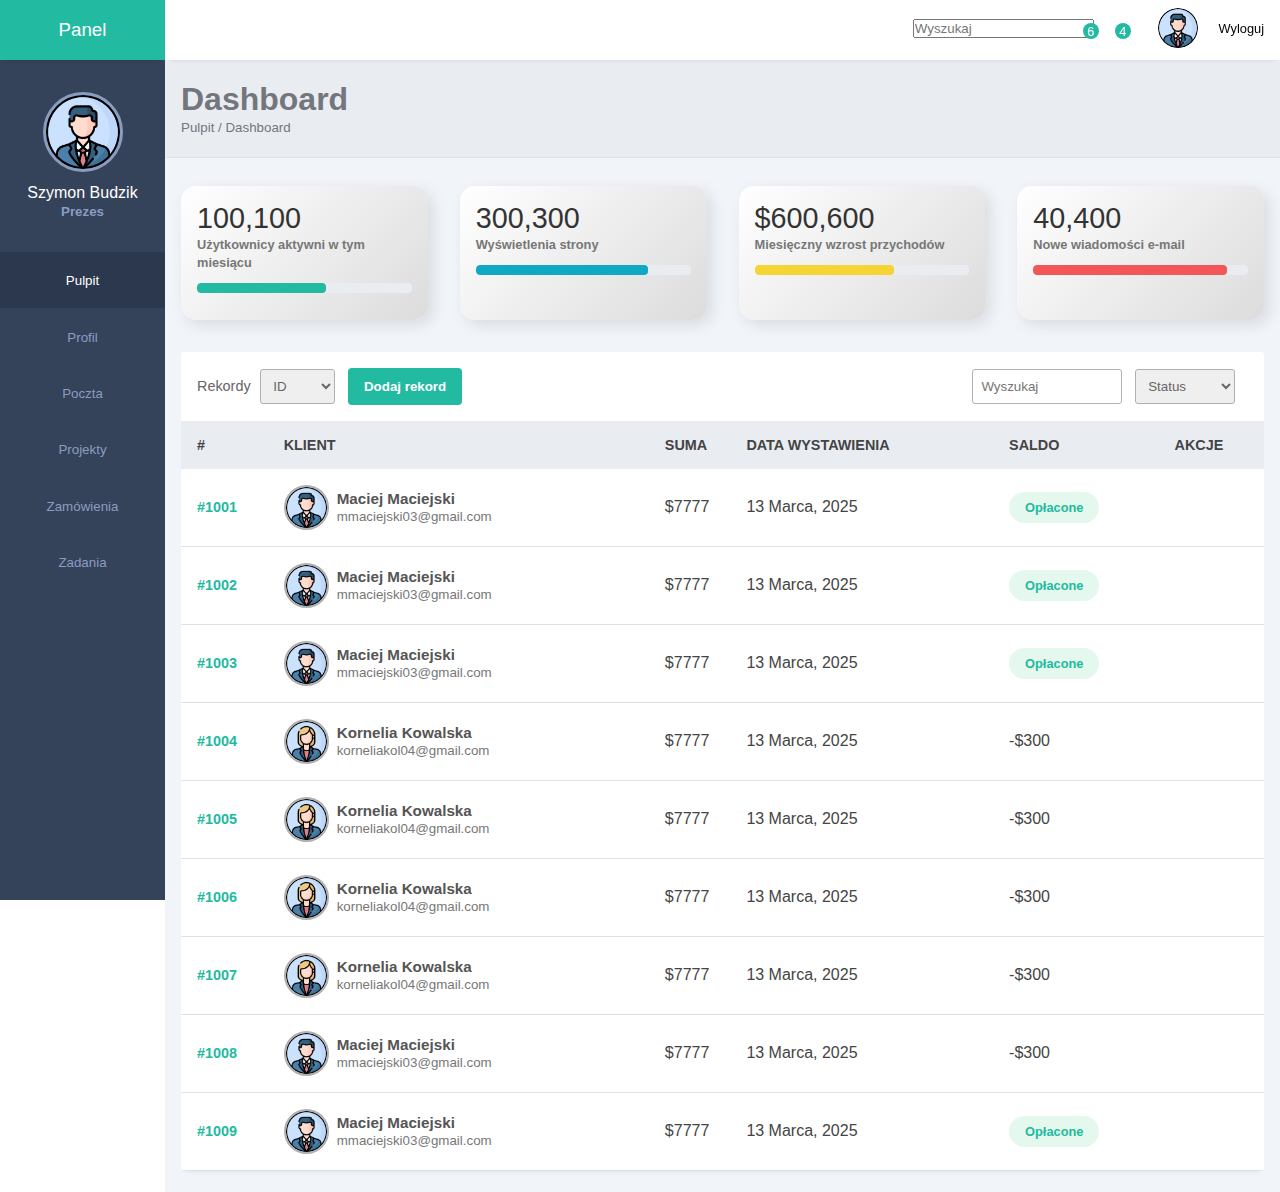
<file: index.html>
<!DOCTYPE html>
<html lang="pl">

<head>
    <meta charset="UTF-8">
    <meta name="viewport" content="width=device-width, initial-scale=1, maximum-scale=1">
    <title>Panel Admina - Szymon Budzik</title>
    <link rel="stylesheet" href="style.css">
    <link rel="stylesheet"
        href="https://maxst.icons8.com/vue-static/landings/line-awesome/line-awesome/1.3.0/css/line-awesome.min.css">
</head>

<body>
    <input type="checkbox" id="menu-toggle">
    <div class="sidebar">
        <div class="side-header">
            <h3>P<span>anel</span></h3>
        </div>

        <div class="side-content">
            <div class="profile">
                <div class="profile-img bg-img" style="background-image: url('img/profileM.png')"></div>
                <h4>Szymon Budzik</h4>
                <small>Prezes</small>
            </div>

            <div class="side-menu">
                <ul>
                    <li>
                        <a href="#" class="active">
                            <span class="las la-home"></span>
                            <small>Pulpit</small>
                        </a>
                    </li>
                    <li>
                        <a href="profil.html">
                            <span class="las la-user-alt"></span>
                            <small>Profil</small>
                        </a>
                    </li>
                    <li>
                        <a href="#">
                            <span class="las la-envelope"></span>
                            <small>Poczta</small>
                        </a>
                    </li>
                    <li>
                        <a href="#">
                            <span class="las la-clipboard-list"></span>
                            <small>Projekty</small>
                        </a>
                    </li>
                    <li>
                        <a href="#">
                            <span class="las la-shopping-cart"></span>
                            <small>Zamówienia</small>
                        </a>
                    </li>
                    <li>
                        <a href="#">
                            <span class="las la-tasks"></span>
                            <small>Zadania</small>
                        </a>
                    </li>
                </ul>
            </div>
        </div>
    </div>

    <div class="main-content">

        <header>
            <div class="header-content">
                <label for="menu-toggle">
                    <span class="las la-bars"></span>
                </label>

                <div class="header-menu">
                    <label for="search">
                        <span class="las la-search"></span>
                    </label>
                    <input type="search" id="search" placeholder="Wyszukaj" class="record-search">
                
                    <div class="notify-icon">
                        <span class="las la-envelope"></span>
                        <span class="notify">6</span>
                    </div>
                
                    <div class="notify-icon">
                        <span class="las la-bell"></span>
                        <span class="notify">4</span>
                    </div>
                
                    <div class="user">
                        <div class="bg-img" style="background-image: url('img/profileM.png')"></div>
                        <span class="las la-power-off"></span>
                        <span>Wyloguj</span>
                    </div>
                </div>
            </div>
        </header>

        <main>

            <div class="page-header">
                <h1>Dashboard</h1>
                <small>Pulpit / Dashboard</small>
            </div>

            <div class="page-content">

                <div class="analytics">

                    <div class="card">
                        <div class="card-head">
                            <h2>100,100</h2>
                            <span class="las la-user-friends"></span>
                        </div>
                        <div class="card-progress">
                            <small>Użytkownicy aktywni w tym miesiącu</small>
                            <div class="card-indicator">
                                <div class="indicator one" style="width: 60%"></div>
                            </div>
                        </div>
                    </div>

                    <div class="card">
                        <div class="card-head">
                            <h2>300,300</h2>
                            <span class="las la-eye"></span>
                        </div>
                        <div class="card-progress">
                            <small>Wyświetlenia strony</small>
                            <div class="card-indicator">
                                <div class="indicator two" style="width: 80%"></div>
                            </div>
                        </div>
                    </div>

                    <div class="card">
                        <div class="card-head">
                            <h2>$600,600</h2>
                            <span class="las la-shopping-cart"></span>
                        </div>
                        <div class="card-progress">
                            <small>Miesięczny wzrost przychodów</small>
                            <div class="card-indicator">
                                <div class="indicator three" style="width: 65%"></div>
                            </div>
                        </div>
                    </div>

                    <div class="card">
                        <div class="card-head">
                            <h2>40,400</h2>
                            <span class="las la-envelope"></span>
                        </div>
                        <div class="card-progress">
                            <small>Nowe wiadomości e-mail</small>
                            <div class="card-indicator">
                                <div class="indicator four" style="width: 90%"></div>
                            </div>
                        </div>
                    </div>

                </div>

                <div class="records table-responsive">

                    <div class="record-header">
                        <div class="add">
                            <span>Rekordy</span>
                            <select name="id">
                                <option value="">ID</option>
                            </select>
                            <button type="button">Dodaj rekord</button>
                        </div>

                        <div class="browse">
                            <input type="search" placeholder="Wyszukaj" class="record-search">
                            <select name="status">
                                <option value="">Status</option>
                            </select>
                        </div>
                    </div>

                    <div>
                        <table style="width: 100%;">
                            <thead>
                                <tr>
                                    <th>#</th>
                                    <th><span class="las la-sort"></span> KLIENT</th>
                                    <th><span class="las la-sort"></span> SUMA</th>
                                    <th><span class="las la-sort"></span> DATA WYSTAWIENIA</th>
                                    <th><span class="las la-sort"></span> SALDO</th>
                                    <th><span class="las la-sort"></span> AKCJE</th>
                                </tr>
                            </thead>
                            <tbody>
                                <tr>
                                    <td>#1001</td>
                                    <td>
                                        <div class="client">
                                            <div class="client-img bg-img" style="background-image: url('img/profileM.png')">
                                            </div>
                                            <div class="client-info">
                                                <h4>Maciej Maciejski</h4>
                                                <small>mmaciejski03@gmail.com</small>
                                            </div>
                                        </div>
                                    </td>
                                    <td>
                                        $7777
                                    </td>
                                    <td>
                                        13 Marca, 2025
                                    </td>
                                    <td>
                                        <span class="paid">Opłacone</span>
                                    </td>
                                    <td>
                                        <div class="actions">
                                            <span class="lab la-telegram-plane"></span>
                                            <span class="las la-eye"></span>
                                            <span class="las la-ellipsis-v"></span>
                                        </div>
                                    </td>
                                </tr>
                                <tr>
                                    <td>#1002</td>
                                    <td>
                                        <div class="client">
                                            <div class="client-img bg-img" style="background-image: url('img/profileM.png')">
                                            </div>
                                            <div class="client-info">
                                                <h4>Maciej Maciejski</h4>
                                                <small>mmaciejski03@gmail.com</small>
                                            </div>
                                        </div>
                                    </td>
                                    <td>
                                        $7777
                                    </td>
                                    <td>
                                        13 Marca, 2025
                                    </td>
                                    <td>
                                        <span class="paid">Opłacone</span>
                                    </td>
                                    <td>
                                        <div class="actions">
                                            <span class="lab la-telegram-plane"></span>
                                            <span class="las la-eye"></span>
                                            <span class="las la-ellipsis-v"></span>
                                        </div>
                                    </td>
                                </tr>
                                <tr>
                                    <td>#1003</td>
                                    <td>
                                        <div class="client">
                                            <div class="client-img bg-img" style="background-image: url('img/profileM.png')">
                                            </div>
                                            <div class="client-info">
                                                <h4>Maciej Maciejski</h4>
                                                <small>mmaciejski03@gmail.com</small>
                                            </div>
                                        </div>
                                    </td>
                                    <td>
                                        $7777
                                    </td>
                                    <td>
                                        13 Marca, 2025
                                    </td>
                                    <td>
                                        <span class="paid">Opłacone</span>
                                    </td>
                                    <td>
                                        <div class="actions">
                                            <span class="lab la-telegram-plane"></span>
                                            <span class="las la-eye"></span>
                                            <span class="las la-ellipsis-v"></span>
                                        </div>
                                    </td>
                                </tr>
                                <tr>
                                    <td>#1004</td>
                                    <td>
                                        <div class="client">
                                            <div class="client-img bg-img" style="background-image: url('img/profileW.png')">
                                            </div>
                                            <div class="client-info">
                                                <h4>Kornelia Kowalska</h4>
                                                <small>korneliakol04@gmail.com</small>
                                            </div>
                                        </div>
                                    </td>
                                    <td>
                                        $7777
                                    </td>
                                    <td>
                                        13 Marca, 2025
                                    </td>
                                    <td>
                                        -$300
                                    </td>
                                    <td>
                                        <div class="actions">
                                            <span class="lab la-telegram-plane"></span>
                                            <span class="las la-eye"></span>
                                            <span class="las la-ellipsis-v"></span>
                                        </div>
                                    </td>
                                </tr>
                                <tr>
                                    <td>#1005</td>
                                    <td>
                                        <div class="client">
                                            <div class="client-img bg-img" style="background-image: url('img/profileW.png')">
                                            </div>
                                            <div class="client-info">
                                                <h4>Kornelia Kowalska</h4>
                                                <small>korneliakol04@gmail.com</small>
                                            </div>
                                        </div>
                                    </td>
                                    <td>
                                        $7777
                                    </td>
                                    <td>
                                        13 Marca, 2025
                                    </td>
                                    <td>
                                        -$300
                                    </td>
                                    <td>
                                        <div class="actions">
                                            <span class="lab la-telegram-plane"></span>
                                            <span class="las la-eye"></span>
                                            <span class="las la-ellipsis-v"></span>
                                        </div>
                                    </td>
                                </tr>
                                <tr>
                                    <td>#1006</td>
                                    <td>
                                        <div class="client">
                                            <div class="client-img bg-img" style="background-image: url('img/profileW.png')">
                                            </div>
                                            <div class="client-info">
                                                <h4>Kornelia Kowalska</h4>
                                                <small>korneliakol04@gmail.com</small>
                                            </div>
                                        </div>
                                    </td>
                                    <td>
                                        $7777
                                    </td>
                                    <td>
                                        13 Marca, 2025
                                    </td>
                                    <td>
                                        -$300
                                    </td>
                                    <td>
                                        <div class="actions">
                                            <span class="lab la-telegram-plane"></span>
                                            <span class="las la-eye"></span>
                                            <span class="las la-ellipsis-v"></span>
                                        </div>
                                    </td>
                                </tr>
                                <tr>
                                    <td>#1007</td>
                                    <td>
                                        <div class="client">
                                            <div class="client-img bg-img" style="background-image: url('img/profileW.png')">
                                            </div>
                                            <div class="client-info">
                                                <h4>Kornelia Kowalska</h4>
                                                <small>korneliakol04@gmail.com</small>
                                            </div>
                                        </div>
                                    </td>
                                    <td>
                                        $7777
                                    </td>
                                    <td>
                                        13 Marca, 2025
                                    </td>
                                    <td>
                                        -$300
                                    </td>
                                    <td>
                                        <div class="actions">
                                            <span class="lab la-telegram-plane"></span>
                                            <span class="las la-eye"></span>
                                            <span class="las la-ellipsis-v"></span>
                                        </div>
                                    </td>
                                </tr>
                                <tr>
                                    <td>#1008</td>
                                    <td>
                                        <div class="client">
                                            <div class="client-img bg-img" style="background-image: url('img/profileM.png')">
                                            </div>
                                            <div class="client-info">
                                                <h4>Maciej Maciejski</h4>
                                                <small>mmaciejski03@gmail.com</small>
                                            </div>
                                        </div>
                                    </td>
                                    <td>
                                        $7777
                                    </td>
                                    <td>
                                        13 Marca, 2025
                                    </td>
                                    <td>
                                        -$300
                                    </td>
                                    <td>
                                        <div class="actions">
                                            <span class="lab la-telegram-plane"></span>
                                            <span class="las la-eye"></span>
                                            <span class="las la-ellipsis-v"></span>
                                        </div>
                                    </td>
                                </tr>
                                <tr>
                                    <td>#1009</td>
                                    <td>
                                        <div class="client">
                                            <div class="client-img bg-img" style="background-image: url('img/profileM.png')">
                                            </div>
                                            <div class="client-info">
                                                <h4>Maciej Maciejski</h4>
                                                <small>mmaciejski03@gmail.com</small>
                                            </div>
                                        </div>
                                    </td>
                                    <td>
                                        $7777
                                    </td>
                                    <td>
                                        13 Marca, 2025
                                    </td>
                                    <td>
                                        <span class="paid">Opłacone</span>
                                    </td>
                                    <td>
                                        <div class="actions">
                                            <span class="lab la-telegram-plane"></span>
                                            <span class="las la-eye"></span>
                                            <span class="las la-ellipsis-v"></span>
                                        </div>
                                    </td>
                                </tr>
                            </tbody>
                        </table>
                    </div>

                </div>

            </div>

        </main>

    </div>
</body>

</html>
</file>
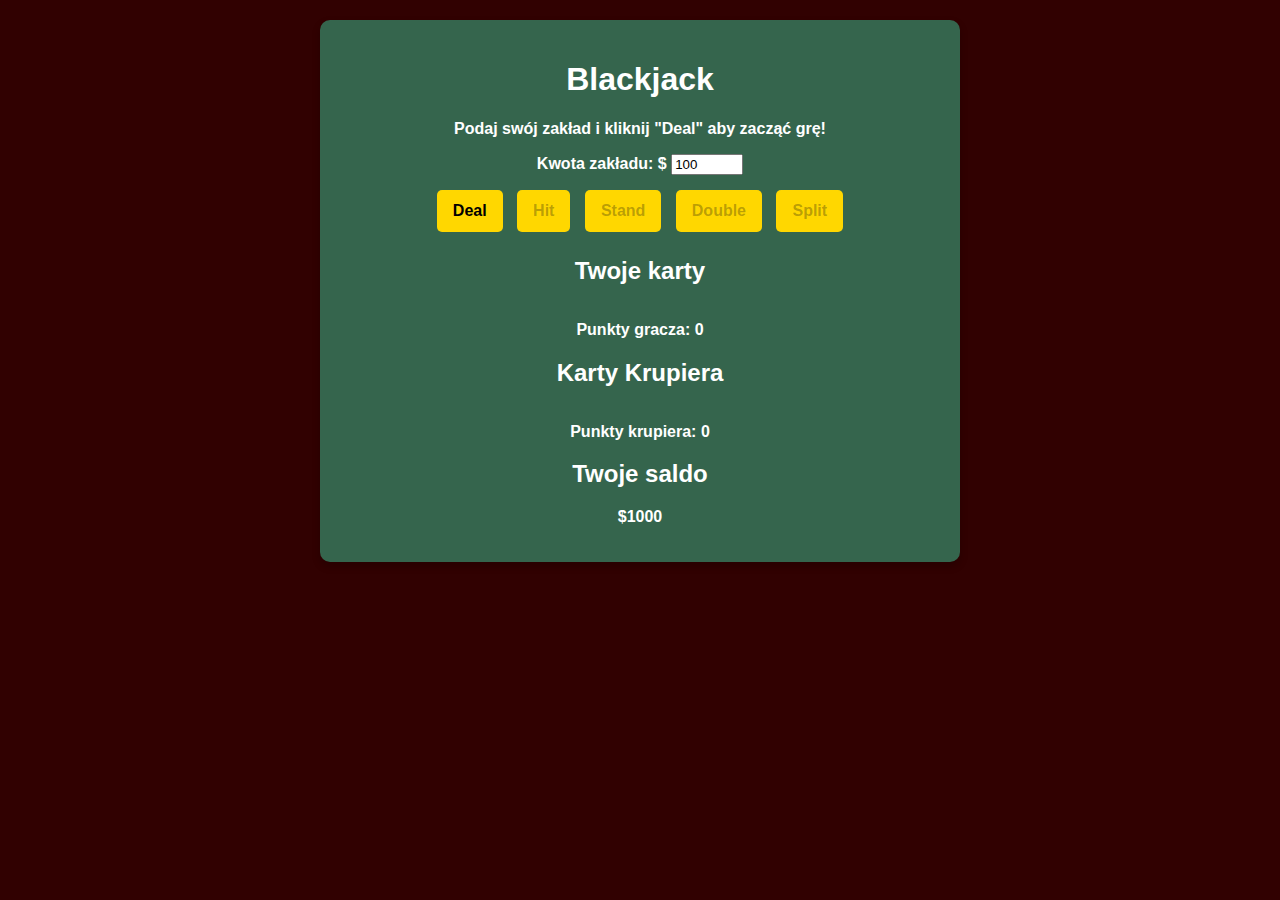
<file: blackjack.html>
<!DOCTYPE html>
<html lang="pl">

<head>
    <meta charset="UTF-8">
    <meta name="viewport" content="width=device-width, initial-scale=1.0">
    <meta name="description" content="Zagraj w Blackjacka online! Prosta i wciągająca gra karciana, która pozwala sprawdzić swoje umiejętności i szczęście. Postaw zakład i zmierz się z krupierem!">
    <title>Blackjack - Szymon Budzik</title>
    <style>
        body {
            font-family: Arial, sans-serif;
            text-align: center;
            background-color: rgb(49, 1, 1);
            color: white;
            font-weight: bold;
            margin: 0;
            padding: 0;
        }

        .container {
            margin: 20px auto;
            max-width: 90%;
            width: 600px;
            padding: 20px;
            background-color: #35654d;
            border-radius: 10px;
            box-shadow: 0 4px 8px rgba(0, 0, 0, 0.2);
        }

        button {
            padding: 12px 16px;
            margin: 5px;
            font-size: 16px;
            background-color: #FFD700;
            border: none;
            border-radius: 5px;
            cursor: pointer;
            transition: 0.3s ease-in-out;
        }

        button:hover {
            background-color: #FFA500;
        }

        .cards {
            display: flex;
            justify-content: center;
            flex-wrap: wrap;
            gap: 10px;
            margin: 10px 0;
        }

        .card {
            width: 60px;
            height: 80px;
            border: 2px solid white;
            border-radius: 5px;
            display: flex;
            justify-content: center;
            align-items: center;
            font-size: 18px;
            background-color: white;
            color: black;
        }

        .bet-input {
            margin: 10px 0;
        }

        @media (max-width: 600px) {
            .container {
                width: 95%;
                padding: 15px;
            }

            button {
                width: 100%;
                padding: 14px;
                font-size: 18px;
            }

            .card {
                width: 50px;
                height: 70px;
                font-size: 16px;
            }
        }
    </style>
</head>

<body>
    <div class="container">
        <h1>Blackjack</h1>
        <p id="message">Podaj swój zakład i kliknij "Deal" aby zacząć grę!</p>

        <div class="bet-input">
            <label for="bet">Kwota zakładu: $</label>
            <input type="number" id="bet" min="1" max="1000" value="100">
        </div>

        <div>
            <button id="deal"><b>Deal</b></button>
            <button id="hit"><b>Hit</b></button>
            <button id="stand"><b>Stand</b></button>
            <button id="double"><b>Double</b></button>
            <button id="split"><b>Split</b></button>
        </div>

        <h2>Twoje karty</h2>
        <div class="cards" id="player-cards"></div>
        <p>Punkty gracza: <span id="player-total">0</span></p>

        <h2>Karty Krupiera</h2>
        <div class="cards" id="dealer-cards"></div>
        <p>Punkty krupiera: <span id="dealer-total">0</span></p>

        <h2>Twoje saldo</h2>
        <p>$<span id="balance">1000</span></p>
    </div>

    <script>
        // Pobieranie referencji do elementów HTML
        const dealButton = document.getElementById('deal');
        const hitButton = document.getElementById('hit');
        const standButton = document.getElementById('stand');
        const doubleButton = document.getElementById('double');
        const splitButton = document.getElementById('split');
        const betInput = document.getElementById('bet');
        const playerCardsDiv = document.getElementById('player-cards');
        const dealerCardsDiv = document.getElementById('dealer-cards');
        const playerTotalSpan = document.getElementById('player-total');
        const dealerTotalSpan = document.getElementById('dealer-total');
        const balanceSpan = document.getElementById('balance');
        const messageParagraph = document.getElementById('message');

        // Inicjalizacja zmiennych gry
        let playerCards = [];
        let dealerCards = [];
        let deck = [];
        let balance = 1000;
        let currentBet = 0;
        let canDouble = false;
        let canSplit = false;

        // Funkcja tworząca nową talię kart
        function createDeck() {
            const suits = ['♠', '♥', '♦', '♣'];
            const values = [2, 3, 4, 5, 6, 7, 8, 9, 10, 'J', 'Q', 'K', 'A'];
            let newDeck = [];
            for (let suit of suits) {
                for (let value of values) {
                    newDeck.push({ value, suit });
                }
            }
            return newDeck;
        }

        // Funkcja tasująca talię kart
        function shuffleDeck(deck) {
            for (let i = deck.length - 1; i > 0; i--) {
                const j = Math.floor(Math.random() * (i + 1));
                [deck[i], deck[j]] = [deck[j], deck[i]];
            }
        }

        // Funkcja obliczająca sumę punktów kart
        function calculateTotal(cards) {
            let total = 0;
            let aces = 0;
            for (let card of cards) {
                if (typeof card.value === 'number') {
                    total += card.value;
                } else if (['J', 'Q', 'K'].includes(card.value)) {
                    total += 10;
                } else if (card.value === 'A') {
                    total += 11;
                    aces++;
                }
            }
            while (total > 21 && aces > 0) {
                total -= 10;
                aces--;
            }
            return total;
        }

        // Funkcja renderująca karty w podanym kontenerze
        function renderCards(cards, container) {
            container.innerHTML = '';
            for (let card of cards) {
                const cardDiv = document.createElement('div');
                cardDiv.className = 'card';
                cardDiv.textContent = `${card.value}${card.suit}`;
                if (card.suit === '♥' || card.suit === '♦') {
                    cardDiv.style.color = 'red';
                } else {
                    cardDiv.style.color = 'black';
                }
                container.appendChild(cardDiv);
            }
        }

        // Funkcja rozpoczynająca nową grę
        function startGame() {
            // Wyświetlenie komunikatu startowego
            setMessage('Hit, Stand, Double, lub Split?', 'transparent');

            // Walidacja zakładu
            currentBet = parseInt(betInput.value, 10);
            if (currentBet > balance || currentBet <= 0) {
                setMessage('Zła kwota zakładu!', 'rgba(255, 0, 0, 0.5)');
                return;
            }

            // Aktualizacja salda i inicjalizacja gry
            balance -= currentBet;
            balanceSpan.textContent = balance;

            deck = createDeck();
            shuffleDeck(deck);
            playerCards = [deck.pop(), deck.pop()];
            dealerCards = [deck.pop(), deck.pop()];

            renderCards(playerCards, playerCardsDiv);
            renderCards(dealerCards.slice(0, 1), dealerCardsDiv);

            const playerTotal = calculateTotal(playerCards);
            playerTotalSpan.textContent = playerTotal;
            dealerTotalSpan.textContent = '?';

            // Ustawienie dostępnych opcji gracza
            canDouble = true;
            canSplit = playerCards[0].value === playerCards[1].value;
            hitButton.disabled = false;
            standButton.disabled = false;
            doubleButton.disabled = !canDouble;
            splitButton.disabled = !canSplit;

            // Automatyczna akcja przy blackjacku
            if (playerTotal === 21) {
                setMessage('Masz Blackjacka! Stand automatyczny.', 'rgba(0, 255, 0, 0.5)');
                stand();
            }
        }

        // Funkcja obsługująca przycisk "Hit"
        function hit() {
            playerCards.push(deck.pop());
            renderCards(playerCards, playerCardsDiv);

            const playerTotal = calculateTotal(playerCards);
            playerTotalSpan.textContent = playerTotal;

            if (playerTotal === 21) {
                messageParagraph.textContent = 'Masz 21 punktów! Stand automatyczny.';
                stand();
                return;
            }

            if (playerTotal > 21) {
                setMessage('Krupier wygrywa!', 'rgba(255, 0, 0, 0.5)');
                endGame();
            }

            canDouble = false;
            doubleButton.disabled = true;
        }

        // Funkcja obsługująca przycisk "Stand"
        function stand() {
            renderCards(dealerCards, dealerCardsDiv);
            let dealerTotal = calculateTotal(dealerCards);
            dealerTotalSpan.textContent = dealerTotal;

            while (dealerTotal < 17) {
                dealerCards.push(deck.pop());
                dealerTotal = calculateTotal(dealerCards);
                renderCards(dealerCards, dealerCardsDiv);
                dealerTotalSpan.textContent = dealerTotal;
            }

            const playerTotal = calculateTotal(playerCards);

            // Porównanie wyników gracza i krupiera
            if (dealerTotal > 21 || playerTotal > dealerTotal) {
                setMessage('Wygrywasz!', 'rgba(0, 255, 0, 0.5)');
                balance += currentBet * 2;
            } else if (playerTotal < dealerTotal) {
                setMessage('Krupier wygrywa!', 'rgba(255, 0, 0, 0.5)');
            } else {
                setMessage('Remis!', 'rgba(255, 255, 0, 0.5)');
                balance += currentBet;
            }

            balanceSpan.textContent = balance;
            endGame();
        }

        // Funkcja obsługująca przycisk "Double"
        function doubleDown() {
            if (!canDouble) return;
            currentBet *= 2;
            balance -= currentBet / 2;
            balanceSpan.textContent = balance;

            playerCards.push(deck.pop());
            renderCards(playerCards, playerCardsDiv);

            const playerTotal = calculateTotal(playerCards);
            playerTotalSpan.textContent = playerTotal;

            if (playerTotal > 21) {
                setMessage('Krupier wygrywa!', 'rgba(255, 0, 0, 0.5)');
                endGame();
                return;
            }

            stand();
        }

        // Funkcja obsługująca przycisk "Split"
        function split() {
            if (!canSplit) return;

            // Rozdzielenie kart
            const firstCard = playerCards[0];
            const secondCard = playerCards[1];

            // Resetowanie ręki gracza i dodanie kart do nowej ręki
            playerCards = [firstCard];
            const splitHand = [secondCard];

            // Aktualizacja salda
            balance -= currentBet;
            balanceSpan.textContent = balance;

            // Dobranie kart dla obu rąk
            playerCards.push(deck.pop());
            splitHand.push(deck.pop());

            renderCards(playerCards, playerCardsDiv);
            const playerTotal = calculateTotal(playerCards);
            playerTotalSpan.textContent = playerTotal;

            messageParagraph.textContent = 'Split udany! Zagraj każdą rękę.';
        }

        // Funkcja ustawiająca komunikat
        function setMessage(text, backgroundColor = 'transparent') {
            messageParagraph.textContent = text;
            messageParagraph.style.backgroundColor = backgroundColor;
        }

        // Funkcja kończąca grę
        function endGame() {
            // Wyłączenie przycisków po zakończeniu gry
            hitButton.disabled = true;
            standButton.disabled = true;
            doubleButton.disabled = true;
            splitButton.disabled = true;

            // Obsługa sytuacji, gdy saldo wynosi 0
            if (balance <= 0) {
                setTimeout(() => {
                    alert('Nie masz już pieniędzy, udajesz się do bankomatu po 1000$.');
                    balance = 1000;
                    balanceSpan.textContent = balance;
                    messageParagraph.textContent = 'Postaw zakład aby kontynuować grę.';
                }, 1000);
            }
        }

        // Dodanie nasłuchiwaczy zdarzeń do przycisków
        dealButton.addEventListener('click', startGame);
        hitButton.addEventListener('click', hit);
        standButton.addEventListener('click', stand);
        doubleButton.addEventListener('click', doubleDown);
        splitButton.addEventListener('click', split);

        // Inicjalizacja przycisków
        hitButton.disabled = true;
        standButton.disabled = true;
        doubleButton.disabled = true;
        splitButton.disabled = true;
    </script>
</body>
</html>
</file>
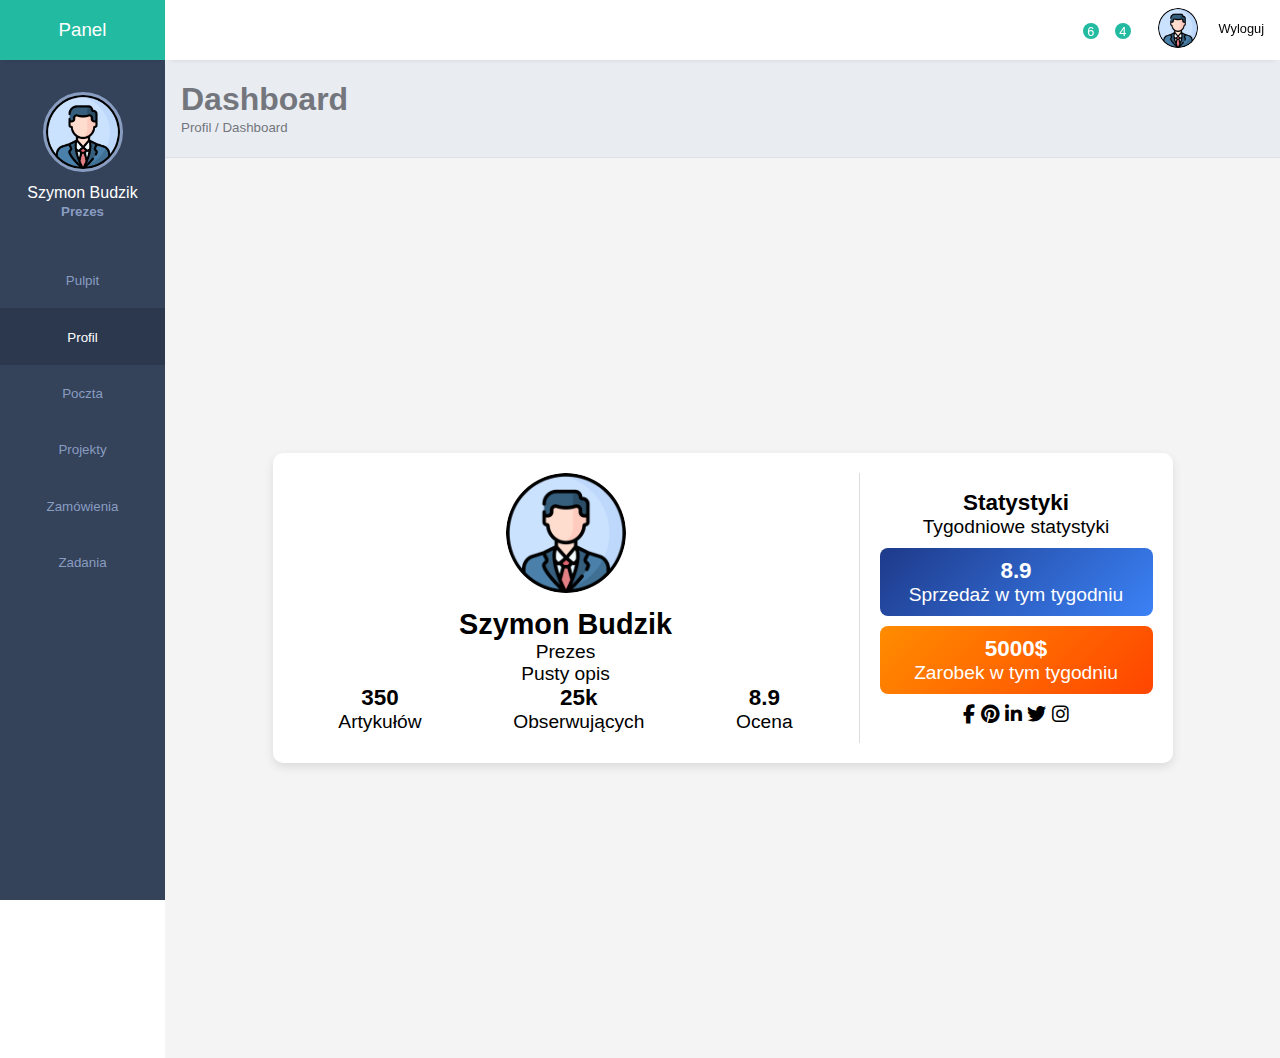
<file: profil.html>
<!DOCTYPE html>
<html lang="pl">

<head>
    <meta charset="UTF-8">
    <meta name="viewport" content="width=device-width, initial-scale=1.0">
    <title>Profil Użytkownika</title>
    <link rel="stylesheet" href="style.css">
    <link rel="stylesheet" href="https://cdnjs.cloudflare.com/ajax/libs/font-awesome/6.5.1/css/all.min.css">
    <link rel="stylesheet"
        href="https://maxst.icons8.com/vue-static/landings/line-awesome/line-awesome/1.3.0/css/line-awesome.min.css">
    <style>
        body {
            margin: 0;
            font-family: Arial, sans-serif;
        }
        .container {
            display: flex;
            justify-content: center;
            align-items: center;
            height: auto;
            min-height: 100vh;
            background: #f4f4f4;
            padding: 20px;
        }
        .pprofile-card {
            display: flex;
            flex-direction: column;
            background: #fff;
            padding: 20px;
            border-radius: 10px;
            box-shadow: 0 4px 10px rgba(0, 0, 0, 0.1);
            max-width: 900px;
            width: 100%;
            font-size: 1.2rem;
        }
        .pprofile-info, .pprofile-summary {
            text-align: center;
        }
        .pprofile-img {
            width: 120px;
            height: 120px;
            border-radius: 50%;
            object-fit: cover;
            margin-bottom: 10px;
        }
        .stats {
            display: flex;
            justify-content: space-around;
            flex-wrap: wrap;
        }
        .stats div {
            margin-bottom: 10px;
        }
        .summary-box {
            padding: 10px;
            border-radius: 8px;
            margin: 10px 0;
            color: #fff;
        }
        .blue {
            background: linear-gradient(135deg, #1E3A8A, #3B82F6);
        }
        .orange {
            background: linear-gradient(135deg, #FF8C00, #FF4500);
        }
        @media (min-width: 768px) {
            .pprofile-card {
                flex-direction: row;
                align-items: center;
            }
            .pprofile-info {
                flex: 2;
                border-right: 1px solid #ddd;
                padding-right: 20px;
            }
            .pprofile-summary {
                flex: 1;
                padding-left: 20px;
            }
        }
        @media (max-width: 480px) {
            .stats {
                flex-direction: column;
                align-items: center;
            }
        }
    </style>
</head>

<body>
    <input type="checkbox" id="menu-toggle">
    <div class="sidebar">
        <div class="side-header">
            <h3>P<span>anel</span></h3>
        </div>

        <div class="side-content">
            <div class="profile">
                <div class="profile-img bg-img" style="background-image: url(img/profileM.png)"></div>
                <h4>Szymon Budzik</h4>
                <small>Prezes</small>
            </div>

            <div class="side-menu">
                <ul>
                    <li>
                        <a href="index.html">
                            <span class="las la-home"></span>
                            <small>Pulpit</small>
                        </a>
                    </li>
                    <li>
                        <a href="" class="active">
                            <span class="las la-user-alt"></span>
                            <small>Profil</small>
                        </a>
                    </li>
                    <li>
                        <a href="">
                            <span class="las la-envelope"></span>
                            <small>Poczta</small>
                        </a>
                    </li>
                    <li>
                        <a href="">
                            <span class="las la-clipboard-list"></span>
                            <small>Projekty</small>
                        </a>
                    </li>
                    <li>
                        <a href="">
                            <span class="las la-shopping-cart"></span>
                            <small>Zamówienia</small>
                        </a>
                    </li>
                    <li>
                        <a href="">
                            <span class="las la-tasks"></span>
                            <small>Zadania</small>
                        </a>
                    </li>

                </ul>
            </div>
        </div>
    </div>

    <div class="main-content">

        <header>
            <div class="header-content">
                <label for="menu-toggle">
                    <span class="las la-bars"></span>
                </label>

                <div class="header-menu">
                    <label for="">
                        <span class="las la-search"></span>
                    </label>

                    <div class="notify-icon">
                        <span class="las la-envelope"></span>
                        <span class="notify">6</span>
                    </div>

                    <div class="notify-icon">
                        <span class="las la-bell"></span>
                        <span class="notify">4</span>
                    </div>

                    <div class="user">
                        <div class="bg-img" style="background-image: url(img/profileM.png)"></div>

                        <span class="las la-power-off"></span>
                        <span>Wyloguj</span>
                    </div>
                </div>
            </div>
        </header>

        <main>

            <div class="page-header">
                <h1>Dashboard</h1>
                <small>Profil / Dashboard</small>
            </div>

        </main>

        <div class="container">
            <div class="pprofile-card">
                <div class="pprofile-info">
                    <img src="img/profileM.png" alt="zdjecie" class="pprofile-img">
                    <h2>Szymon Budzik</h2>
                    <p class="role">Prezes</p>
                    <p class="description">Pusty opis</p>
                    <div class="stats">
                        <div>
                            <h3>350</h3>
                            <p>Artykułów</p>
                        </div>
                        <div>
                            <h3>25k</h3>
                            <p>Obserwujących</p>
                        </div>
                        <div>
                            <h3>8.9</h3>
                            <p>Ocena</p>
                        </div>
                    </div>
                </div>
                <div class="pprofile-summary">
                    <h3>Statystyki</h3>
                    <p class="summary-text">Tygodniowe statystyki</p>
                    <div class="summary-box blue">
                        <h3>8.9</h3>
                        <p>Sprzedaż w tym tygodniu</p>
                    </div>
                    <div class="summary-box orange">
                        <h3>5000$</h3>
                        <p>Zarobek w tym tygodniu</p>
                    </div>
                    <div class="social-icons">
                        <i class="fab fa-facebook-f"></i>
                        <i class="fab fa-pinterest"></i>
                        <i class="fab fa-linkedin-in"></i>
                        <i class="fab fa-twitter"></i>
                        <i class="fab fa-instagram"></i>
                    </div>
                </div>
            </div>
        </div>
    </div>

</body>

</html>
</file>
<file: style.css>
@import url('https://fonts.googleapis.com/css2?family=Merriweather+Sans:wght@300;400;500;600&display=swap');

:root {
    --main-color: #22BAA0;
    --color-dark: #34425A;
    --text-grey: #B0B0B0;
}

* {
    margin: 0;
    padding: 0;
    text-decoration: none;
    list-style-type: none;
    box-sizing: border-box;
    font-family: 'Merriweather', sans-serif;
}

#menu-toggle {
    display: none;
}

.sidebar {
    position: fixed;
    height: 100%;
    width: 165px;
    left: 0;
    bottom: 0;
    top: 0;
    z-index: 100;
    background: var(--color-dark);
    transition: left 300ms;
}

.side-header {
    box-shadow: 0px 5px 5px -5px rgb(0 0 0 /10%);
    background: var(--main-color);
    height: 60px;
    display: flex;
    justify-content: center;
    align-items: center;
}

.side-header h3,
side-head span {
    color: #fff;
    font-weight: 400;
}

.profile {
    text-align: center;
    padding: 2rem 0rem;
}

.bg-img {
    background-repeat: no-repeat;
    background-size: cover;
    border-radius: 50%;
    background-size: cover;
}

.profile-img {
    height: 80px;
    width: 80px;
    display: inline-block;
    margin: 0 auto .5rem auto;
    border: 3px solid #899DC1;
}

.profile h4 {
    color: #fff;
    font-weight: 500;
}

.profile small {
    color: #899DC1;
    font-weight: 600;
}

.side-menu ul {
    text-align: center;
}

.side-menu a {
    display: block;
    padding: 1.2rem 0rem;
}

.side-menu a.active {
    background: #2B384E;
}

.side-menu a.active span,
.side-menu a.active small {
    color: #fff;
}

.side-menu a span {
    display: block;
    text-align: center;
    font-size: 1.7rem;
}

.side-menu a span,
.side-menu a small {
    color: #899DC1;
}

#menu-toggle:checked~.sidebar {
    width: 60px;
}

#menu-toggle:checked~.sidebar .side-header span {
    display: none;
}

#menu-toggle:checked~.main-content {
    margin-left: 60px;
    width: calc(100% - 60px);
}

#menu-toggle:checked~.main-content header {
    left: 60px;
}

#menu-toggle:checked~.sidebar .profile,
#menu-toggle:checked~.sidebar .side-menu a small {
    display: none;
}

#menu-toggle:checked~.sidebar .side-menu a span {
    font-size: 1.3rem;
}


.main-content {
    margin-left: 165px;
    width: calc(100% - 165px);
    transition: margin-left 300ms;
}

header {
    position: fixed;
    right: 0;
    top: 0;
    left: 165px;
    z-index: 100;
    height: 60px;
    box-shadow: 0px 5px 5px -5px rgb(0 0 0 /10%);
    background: #fff;
    transition: left 300ms;
}

.header-content,
.header-menu {
    display: flex;
    align-items: center;
}

.header-content {
    justify-content: space-between;
    padding: 0rem 1rem;
}

.header-content label:first-child span {
    font-size: 1.3rem;
}

.header-content label {
    cursor: pointer;
}

.header-menu {
    justify-content: flex-end;
    padding-top: .5rem;
}

.header-menu label,
.header-menu .notify-icon {
    margin-right: 2rem;
    position: relative;
}

.header-menu label span,
.notify-icon span:first-child {
    font-size: 1.3rem;
}

.notify-icon span:last-child {
    position: absolute;
    background: var(--main-color);
    height: 16px;
    width: 16px;
    display: flex;
    justify-content: center;
    align-items: center;
    border-radius: 50%;
    right: -5px;
    top: -5px;
    color: #fff;
    font-size: .8rem;
    font-weight: 500;
}

.user {
    display: flex;
    align-items: center;
}

.user div,
.client-img {
    height: 40px;
    width: 40px;
    margin-right: 1rem;
}

.user span:last-child {
    display: inline-block;
    margin-left: .3rem;
    font-size: .8rem;
}

main {
    margin-top: 60px;
}

.page-header {
    padding: 1.3rem 1rem;
    background: #E9edf2;
    border-bottom: 1px solid #dee2e8;
}

.page-header h1,
.page-header small {
    color: #74767d;
}

.page-content {
    padding: 1.3rem 1rem;
    background: #f1f4f9;
}

.analytics {
    display: grid;
    grid-template-columns: repeat(4, 1fr);
    grid-gap: 2rem;
    margin-top: .5rem;
    margin-bottom: 2rem;
}

.card {
    box-shadow: 0px 5px 5px -5px rgb(0 0 0 / 10%);
    background: linear-gradient(135deg, #ffffff, #dcdcdc);
    box-shadow: 5px 5px 15px rgba(0, 0, 0, 0.1);
    padding: 1rem;
    border-radius: 15px;
}

.card-head {
    display: flex;
    justify-content: space-between;
    align-items: center;
}

.card-head h2 {
    color: #333;
    font-size: 1.8rem;
    font-weight: 500;
}

.card-head span {
    font-size: 3.2rem;
    color: var(--text-grey);
}

.card-progress small {
    color: #777;
    font-size: .8rem;
    font-weight: 600;
}

.card-indicator {
    margin: .7rem 0rem;
    height: 10px;
    border-radius: 4px;
    background: #e9edf2;
    overflow: hidden;
}

.indicator {
    height: 10px;
    border-radius: 4px;
}

.indicator.one {
    background: #22baa0;
}

.indicator.two {
    background: #11a8c3;
}

.indicator.three {
    background: #f6d433;
}

.indicator.four {
    background: #f25656;
}

.records {
    box-shadow: 0px 5px 5px -5px rgb(0 0 0 / 10%);
    background: #fff;
    border-radius: 3px;
}

.record-header {
    padding: 1rem;
    display: flex;
    justify-content: space-between;
    align-items: center;
}

.add,
.browse {
    display: flex;
    align-items: center;
}

.add span {
    display: inline-block;
    margin-right: .6rem;
    font-size: .9rem;
    color: #666;
}

input,
button,
select {
    outline: none;
}

.add select,
.browse input,
.browse select {
    height: 35px;
    border: 1px solid #b0b0b0;
    border-radius: 3px;
    display: inline-block;
    width: 75px;
    padding: 0rem .5rem;
    margin-right: .8rem;
    color: #666;
}

.add button {
    background: var(--main-color);
    color: #fff;
    height: 37px;
    border-radius: 4px;
    padding: 0rem 1rem;
    border: none;
    font-weight: 600;
}

.browse input {
    width: 150px;
}

.browse select {
    width: 100px;
}

.table-responsive {
    width: 100%;
    overflow: auto;
}

table {
    border-collapse: collapse;
}

table thead tr {
    background: #e9edf2;
}

table thead th {
    padding: 1rem 0rem;
    text-align: left;
    color: #444;
    font-size: .9rem;
}

table thead th:first-child {
    padding-left: 1rem;
}

table tbody td {
    padding: 1rem 0rem;
    color: #444;
}

table tbody td:first-child {
    padding-left: 1rem;
    color: var(--main-color);
    font-weight: 600;
    font-size: .9rem;
}

table tbody tr {
    border-bottom: 1px solid #dee2e8;
}

.client {
    display: flex;
    align-items: center;
}

.client-img {
    margin-right: .5rem;
    border: 2px solid #b0b0b0;
    height: 45px;
    width: 45px;
}

.client-info h4 {
    color: #555;
    font-size: .95rem;
}

.client-info small {
    color: #777;
}

.actions span {
    display: inline-block;
    font-size: 1.5rem;
    margin-right: .5rem;
}

.paid {
    display: inline-block;
    text-align: center;
    font-weight: 600;
    color: var(--main-color);
    background: #e5f8ed;
    padding: .5rem 1rem;
    border-radius: 20px;
    font-size: .8rem;
}

@media only screen and (max-width: 1200px) {
    .analytics {
        grid-template-columns: repeat(2, 1fr);
    }
}

@media only screen and (max-width: 768px) {
    .analytics {
        grid-template-columns: 100%;
    }

    .sidebar {
        left: -165px;
        z-index: 90;
    }

    header {
        left: 0;
        width: 100%;
    }

    .main-content {
        margin-left: 0;
        width: 100%;
    }

    #menu-toggle:checked~.sidebar {
        left: 0;
    }

    #menu-toggle:checked~.sidebar {
        width: 165px;
    }

    #menu-toggle:checked~.sidebar .side-header span {
        display: inline-block;
    }

    #menu-toggle:checked~.sidebar .profile,
    #menu-toggle:checked~.sidebar .side-menu a small {
        display: block;
    }

    #menu-toggle:checked~.sidebar .side-menu a span {
        font-size: 1.7rem;
    }

    #menu-toggle:checked~.main-content header {
        left: 0px;
    }

    table {
        width: 900px;
    }  
}
</file>
